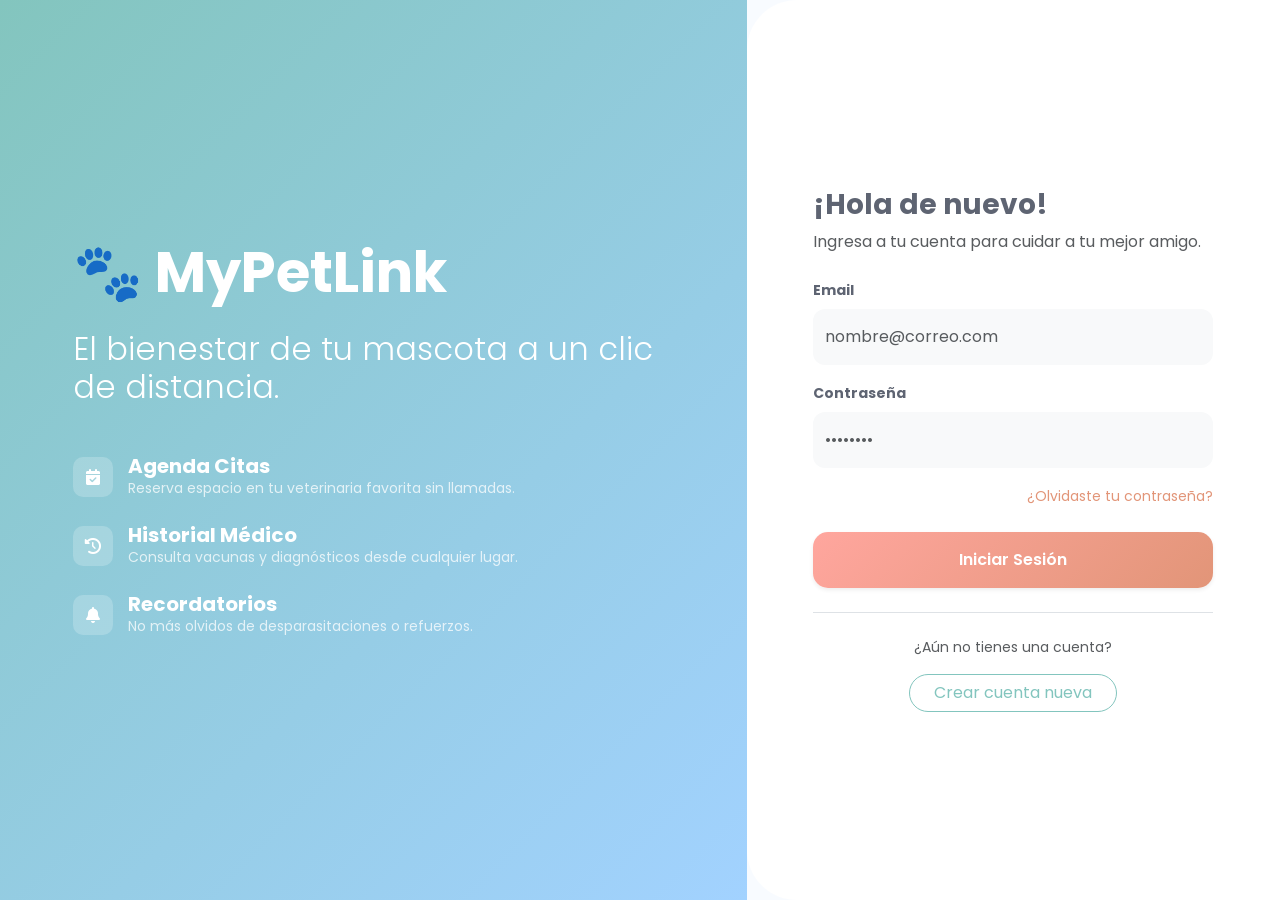
<file: index.html>
<!DOCTYPE html>
<html lang="es">
<head>
    <meta charset="UTF-8">
    <meta name="viewport" content="width=device-width, initial-scale=1.0">
    <title>Bienvenido a MyPetLink - Tu Portal Pet-Friendly</title>
    <link href="https://cdn.jsdelivr.net/npm/bootstrap@5.3.0/dist/css/bootstrap.min.css" rel="stylesheet">
    <link href="https://fonts.googleapis.com/css2?family=Poppins:wght@300;400;600&display=swap" rel="stylesheet">
    <link rel="stylesheet" href="https://cdnjs.cloudflare.com/ajax/libs/font-awesome/6.0.0/css/all.min.css">
    <link rel="stylesheet" href="css/styles.css">
    
</head>
<body>

    <div class="container-fluid p-0">
        <div class="row g-0">
            <div class="col-lg-7 client-hero-bg p-5">
                <div class="header-content mx-auto" style="max-width: 600px;">
                    <h1 class="display-4 fw-bold mb-4">🐾 MyPetLink</h1>
                    <h2 class="fw-light mb-4">El bienestar de tu mascota a un clic de distancia.</h2>
                    
                    <div class="mt-5">
                        <div class="d-flex align-items-center mb-4">
                            <div class="feature-icon"><i class="fas fa-calendar-check"></i></div>
                            <div>
                                <h5 class="mb-0 fw-bold">Agenda Citas</h5>
                                <p class="small mb-0 opacity-75">Reserva espacio en tu veterinaria favorita sin llamadas.</p>
                            </div>
                        </div>
                        <div class="d-flex align-items-center mb-4">
                            <div class="feature-icon"><i class="fas fa-history"></i></div>
                            <div>
                                <h5 class="mb-0 fw-bold">Historial Médico</h5>
                                <p class="small mb-0 opacity-75">Consulta vacunas y diagnósticos desde cualquier lugar.</p>
                            </div>
                        </div>
                        <div class="d-flex align-items-center mb-4">
                            <div class="feature-icon"><i class="fas fa-bell"></i></div>
                            <div>
                                <h5 class="mb-0 fw-bold">Recordatorios</h5>
                                <p class="small mb-0 opacity-75">No más olvidos de desparasitaciones o refuerzos.</p>
                            </div>
                        </div>
                    </div>
                </div>
            </div>

            <div class="col-lg-5 login-column">
                <div class="w-100 mx-auto" style="max-width: 400px;">
                    <div class="text-center mb-5 d-lg-none">
                         <h2 class="fw-bold" style="color: var(--pearl-agua);">🐾 MyPetLink</h2>
                    </div>

                    <h3 class="fw-bold mb-2">¡Hola de nuevo!</h3>
                    <p class="text-muted mb-4">Ingresa a tu cuenta para cuidar a tu mejor amigo.</p>

                    <form>
                        <div class="mb-3">
                            <label class="form-label small fw-bold">Email</label>
                            <input type="email" class="form-control bg-light border-0 py-3" placeholder="nombre@correo.com">
                        </div>
                        <div class="mb-3">
                            <label class="form-label small fw-bold">Contraseña</label>
                            <input type="password" class="form-control bg-light border-0 py-3" placeholder="••••••••">
                        </div>
                        <div class="text-end mb-4">
                            <a href="#" class="text-decoration-none small" style="color: var(--tangerine-dream);">¿Olvidaste tu contraseña?</a>
                        </div>
                        <button type="submit" class="btn btn-action w-100 py-3 shadow-sm mb-4">Iniciar Sesión</button>
                    </form>

                    <div class="text-center border-top pt-4">
                        <p class="text-muted small">¿Aún no tienes una cuenta?</p>
                        <button class="btn btn-outline-primary rounded-pill px-4" style="border-color: var(--pearl-agua); color: var(--pearl-agua);">
                            Crear cuenta nueva
                        </button>
                    </div>
                </div>
            </div>
        </div>
    </div>

</body>
</html>
</file>
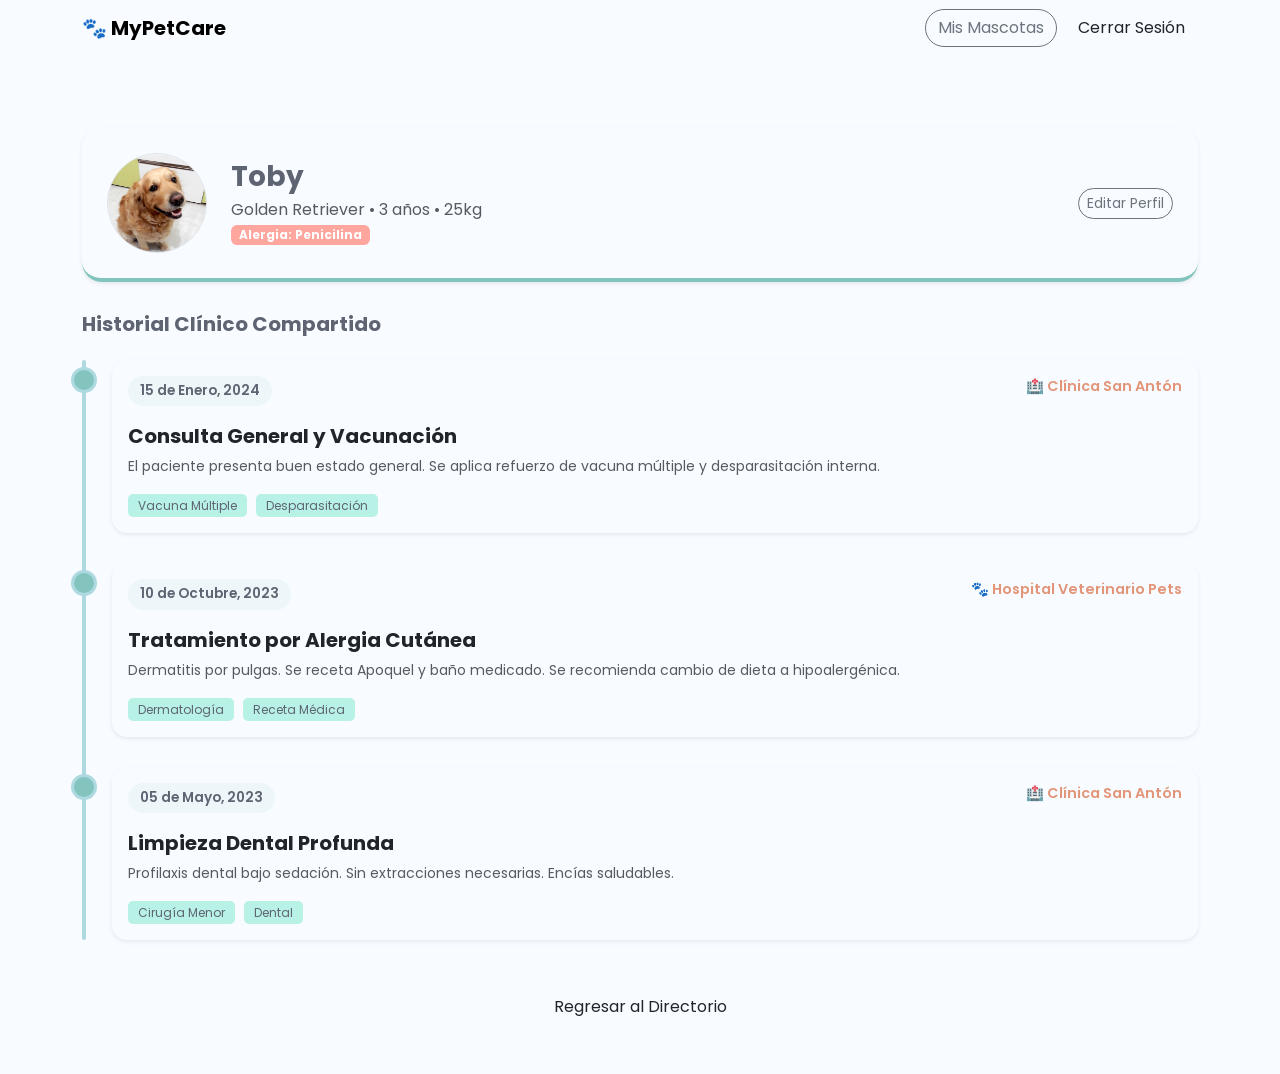
<file: historial_mascota.html>
<!DOCTYPE html>
<html lang="es">
<head>
    <meta charset="UTF-8">
    <meta name="viewport" content="width=device-width, initial-scale=1.0">
    <title>Historial Médico - PetCare</title>
    <link href="https://cdn.jsdelivr.net/npm/bootstrap@5.3.0/dist/css/bootstrap.min.css" rel="stylesheet">
    <link href="https://fonts.googleapis.com/css2?family=Poppins:wght@300;400;600&display=swap" rel="stylesheet">
    <link rel="stylesheet" href="css/styles.css">
    <style>
        .pet-header {
            background: var(--white);
            border-radius: 20px;
            padding: 25px;
            margin-bottom: 30px;
            border-bottom: 4px solid var(--pearl-agua);
        }
        
        .timeline {
            position: relative;
            padding-left: 30px;
        }

        /* Línea vertical del historial */
        .timeline::before {
            content: '';
            position: absolute;
            left: 0;
            top: 0;
            width: 4px;
            height: 100%;
            background: var(--light-blue);
            border-radius: 2px;
        }

        .timeline-item {
            position: relative;
            margin-bottom: 30px;
        }

        /* Círculo indicador en la línea */
        .timeline-item::after {
            content: '';
            position: absolute;
            left: -38px;
            top: 10px;
            width: 20px;
            height: 20px;
            background: var(--pearl-agua);
            border: 4px solid var(--white);
            border-radius: 50%;
            box-shadow: 0 0 0 3px var(--light-blue);
        }

        .history-card {
            border: none;
            border-radius: 15px;
            transition: 0.3s;
            background-color: var(--white);
        }

        .history-card:hover {
            box-shadow: 0 5px 15px rgba(0,0,0,0.08);
        }

        .date-badge {
            background-color: var(--alice-blue);
            color: var(--blue-slate);
            font-weight: 600;
            font-size: 0.85rem;
            padding: 5px 12px;
            border-radius: 20px;
            display: inline-block;
            margin-bottom: 10px;
        }

        .vet-name {
            color: var(--tangerine-dream);
            font-weight: 600;
            font-size: 0.9rem;
        }

        .treatment-tag {
            background-color: var(--icy-aqua, #B8F2E6); /* Usando tu paleta */
            color: var(--blue-slate);
            font-size: 0.75rem;
            padding: 3px 10px;
            border-radius: 5px;
            margin-right: 5px;
        }
    </style>
</head>
<body>
<nav class="navbar navbar-expand-lg sticky-top custom-navbar mb-4">
    <div class="container">
        <a class="navbar-brand fw-bold" href="index.html">🐾 MyPetCare</a>
        
        <button class="navbar-toggler" type="button" data-bs-toggle="collapse" data-bs-target="#navbarNav">
            <span class="navbar-toggler-icon"></span>
        </button>

        <div class="collapse navbar-collapse" id="navbarNav">
            <div class="d-flex ms-auto align-items-center mt-3 mt-lg-0">
                <a href="mis-mascotas.html" class="btn btn-outline-secondary me-2 rounded-pill btn-sm-custom">
                    Mis Mascotas
                </a>
                <button class="btn btn-custom-primary rounded-pill btn-sm-custom" type="button">
                    Cerrar Sesión
                </button>
            </div>
        </div>
    </div>
</nav>
    <div class="container py-5">
        <div class="pet-header d-flex align-items-center shadow-sm">
            <img src="assets/foto_mascota.jpg" alt="Foto Mascota" class="rounded-circle border me-4" style="width: 100px; height: 100px; object-fit: cover;">
            <div>
                <h1 class="h3 fw-bold mb-1" style="color: var(--blue-slate);">Toby</h1>
                <p class="mb-0 text-muted">Golden Retriever • 3 años • 25kg</p>
                <span class="badge" style="background-color: var(--powder-blush);">Alergia: Penicilina</span>
            </div>
            <div class="ms-auto">
                <button class="btn btn-outline-secondary rounded-pill btn-sm">Editar Perfil</button>
            </div>
        </div>

        <h2 class="h5 fw-bold mb-4" style="color: var(--blue-slate);">Historial Clínico Compartido</h2>

        <div class="timeline">
            
            <div class="timeline-item">
                <div class="card history-card shadow-sm">
                    <div class="card-body">
                        <div class="d-flex justify-content-between align-items-start">
                            <span class="date-badge">15 de Enero, 2024</span>
                            <span class="vet-name">🏥 Clínica San Antón</span>
                        </div>
                        <h5 class="fw-bold mt-2">Consulta General y Vacunación</h5>
                        <p class="text-muted small">El paciente presenta buen estado general. Se aplica refuerzo de vacuna múltiple y desparasitación interna.</p>
                        <div class="mt-2">
                            <span class="treatment-tag">Vacuna Múltiple</span>
                            <span class="treatment-tag">Desparasitación</span>
                        </div>
                    </div>
                </div>
            </div>

            <div class="timeline-item">
                <div class="card history-card shadow-sm">
                    <div class="card-body">
                        <div class="d-flex justify-content-between align-items-start">
                            <span class="date-badge">10 de Octubre, 2023</span>
                            <span class="vet-name">🐾 Hospital Veterinario Pets</span>
                        </div>
                        <h5 class="fw-bold mt-2">Tratamiento por Alergia Cutánea</h5>
                        <p class="text-muted small">Dermatitis por pulgas. Se receta Apoquel y baño medicado. Se recomienda cambio de dieta a hipoalergénica.</p>
                        <div class="mt-2">
                            <span class="treatment-tag">Dermatología</span>
                            <span class="treatment-tag">Receta Médica</span>
                        </div>
                    </div>
                </div>
            </div>

            <div class="timeline-item">
                <div class="card history-card shadow-sm">
                    <div class="card-body">
                        <div class="d-flex justify-content-between align-items-start">
                            <span class="date-badge">05 de Mayo, 2023</span>
                            <span class="vet-name">🏥 Clínica San Antón</span>
                        </div>
                        <h5 class="fw-bold mt-2">Limpieza Dental Profunda</h5>
                        <p class="text-muted small">Profilaxis dental bajo sedación. Sin extracciones necesarias. Encías saludables.</p>
                        <div class="mt-2">
                            <span class="treatment-tag">Cirugía Menor</span>
                            <span class="treatment-tag">Dental</span>
                        </div>
                    </div>
                </div>
            </div>

        </div>

        <div class="text-center mt-5">
            <button class="btn btn-custom-primary rounded-pill px-5">Regresar al Directorio</button>
        </div>
    </div>

</body>
</html>
</file>
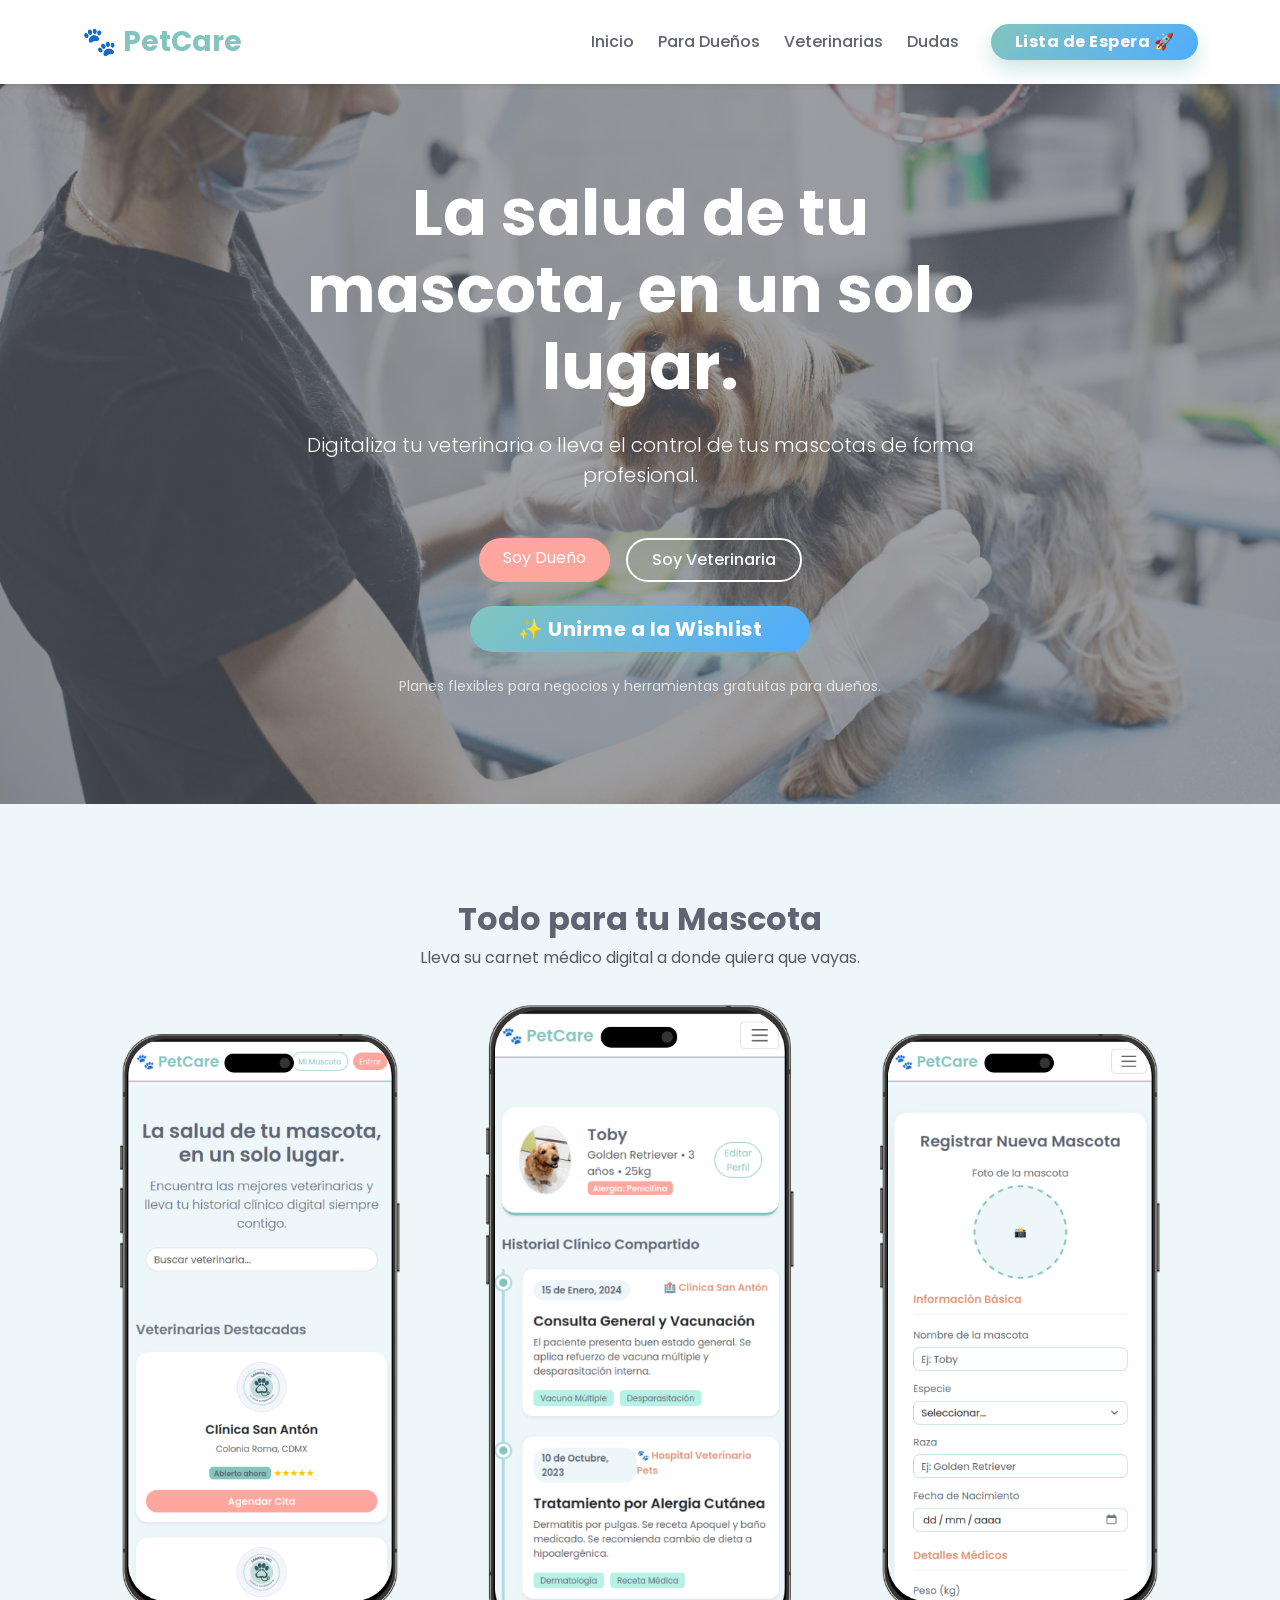
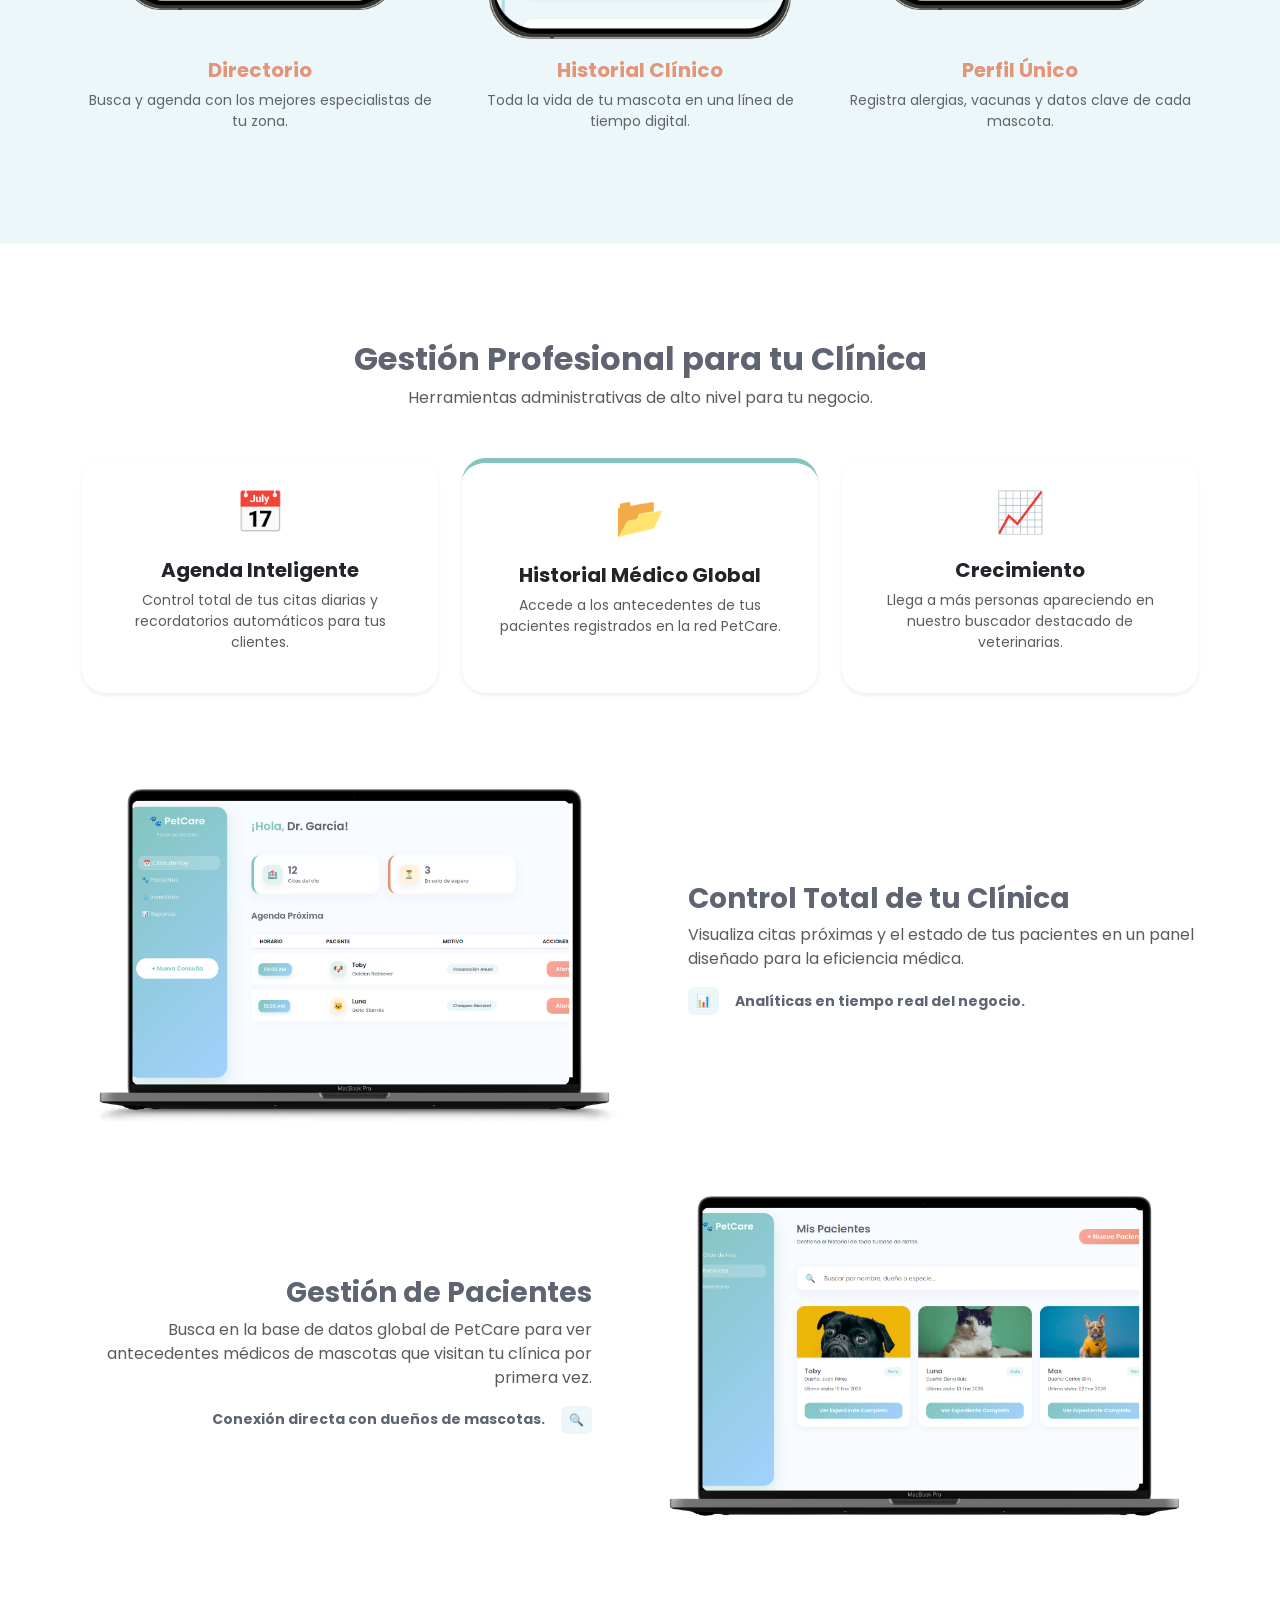
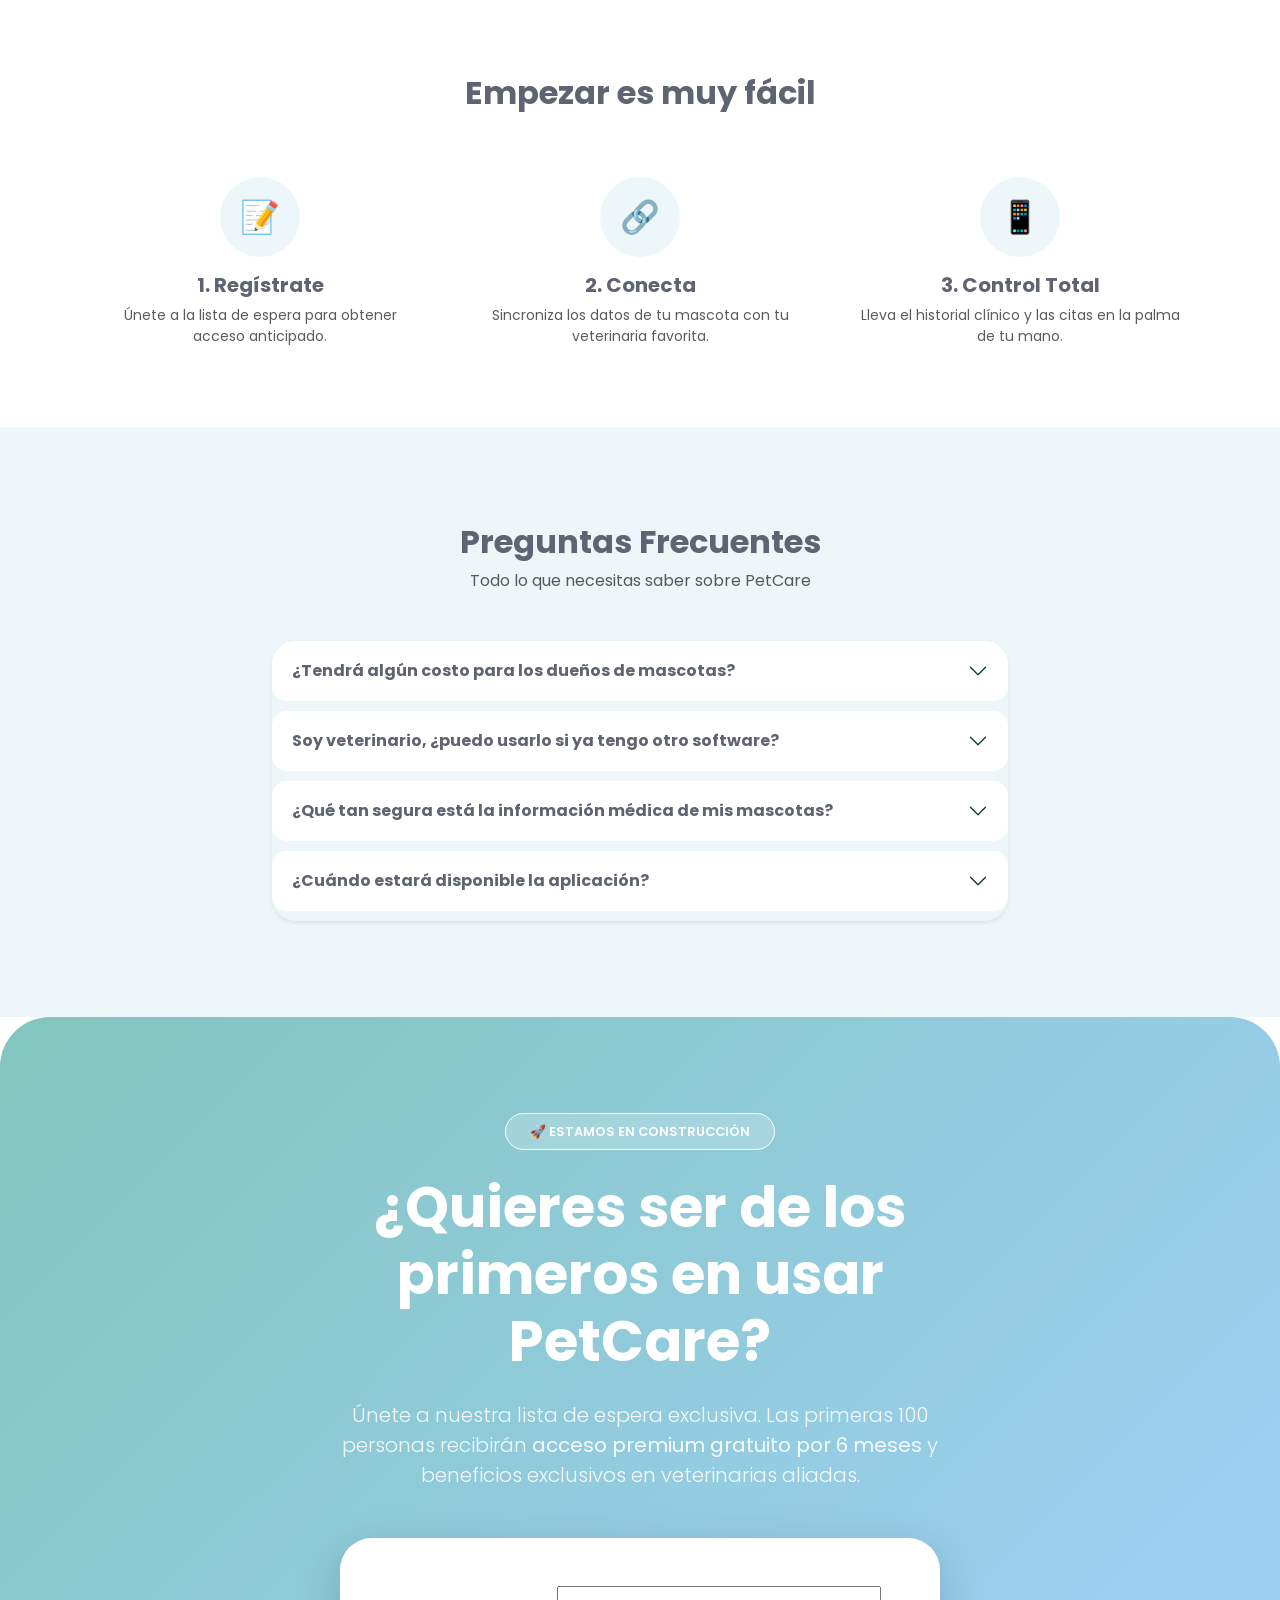
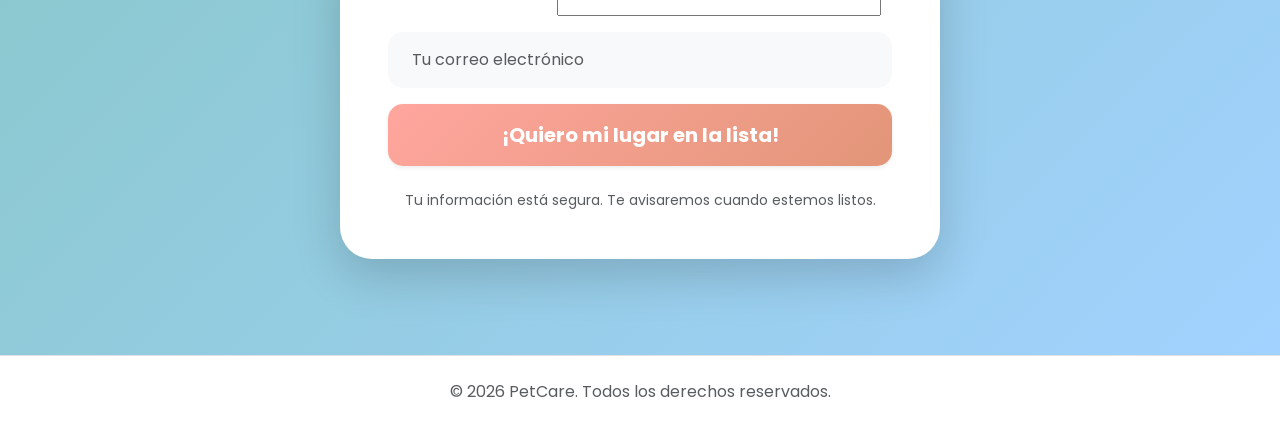
<file: landing.html>
<!DOCTYPE html>
<html lang="es">
<head>
    <meta charset="UTF-8">
    <meta name="viewport" content="width=device-width, initial-scale=1.0">
    <title>PetCare - La salud de tu mascota en un solo lugar</title>
    <link href="https://cdn.jsdelivr.net/npm/bootstrap@5.3.0/dist/css/bootstrap.min.css" rel="stylesheet">
    <link href="https://fonts.googleapis.com/css2?family=Poppins:wght@300;400;600&display=swap" rel="stylesheet">
    <link rel="stylesheet" href="css/style_landing.css">
</head>
<body>

 <nav class="navbar navbar-expand-lg sticky-top bg-white shadow-sm py-3">
    <div class="container">
        <a class="navbar-brand fw-bold fs-3" href="#" style="color: var(--pearl-agua);">🐾 PetCare</a>
        
        <button class="navbar-toggler border-0" type="button" data-bs-toggle="collapse" data-bs-target="#navbarNav">
            <span class="navbar-toggler-icon"></span>
        </button>

        <div class="collapse navbar-collapse" id="navbarNav">
            <ul class="navbar-nav ms-auto align-items-center gap-2">
                <li class="nav-item">
                    <a class="nav-link fw-medium" href="#inicio">Inicio</a>
                </li>
                <li class="nav-item">
                    <a class="nav-link fw-medium" href="#duenos">Para Dueños</a>
                </li>
                <li class="nav-item">
                    <a class="nav-link fw-medium" href="#servicios">Veterinarias</a>
                </li>
                <li class="nav-item">
                    <a class="nav-link fw-medium" href="#faq">Dudas</a>
                </li>
                
                <li class="nav-item ms-lg-3">
                    <a class="btn btn-wishlist rounded-pill px-4 shadow-sm" href="#wishlist">
                        Lista de Espera 🚀
                    </a>
                </li>
            </ul>
        </div>
    </div>
</nav>

    <header id="inicio" class="hero-header text-white text-center d-flex align-items-center">
        <div class="container">
            <div class="row justify-content-center">
                <div class="col-lg-8">
                    <h1 class="display-3 fw-bold mb-4">La salud de tu mascota, en un solo lugar.</h1>
                    <p class="lead mb-5">Digitaliza tu veterinaria o lleva el control de tus mascotas de forma profesional.</p>
                    
         <div class="d-flex flex-column align-items-center gap-3">
    <div class="d-flex justify-content-center gap-3 flex-wrap">
        <a href="#duenos" class="btn btn-custom-primary rounded-pill px-4 py-2">Soy Dueño</a>
        <a href="#servicios" class="btn btn-outline-light rounded-pill px-4 py-2">Soy Veterinaria</a>
    </div>

    <div class="mt-2">
        <a href="#wishlist" class="btn btn-wishlist btn-lg rounded-pill px-5 shadow btn-pulse">
            ✨ Unirme a la Wishlist
        </a>
    </div>
</div>
                    
                    <p class="mt-4 small opacity-75">Planes flexibles para negocios y herramientas gratuitas para dueños.</p>
                </div>
            </div>
        </div>
    </header>

 <section id="duenos" class="py-5 bg-alice-blue">
    <div class="container py-5">
        <div class="row mb-5 text-center">
            <div class="col-12">
                <h2 class="fw-bold">Todo para tu Mascota</h2>
                <p class="text-muted">Lleva su carnet médico digital a donde quiera que vayas.</p>
            </div>
        </div>

        <div class="row g-4 align-items-center justify-content-center">
            <div class="col-md-4 text-center">
                <img src="assets/mockup1.png" alt="Directorio" class="img-fluid mockup-img">
                <div class="mt-5">
                    <h5 class="fw-bold text-tangerine">Directorio</h5>
                    <p class="small">Busca y agenda con los mejores especialistas de tu zona.</p>
                </div>
            </div>

            <div class="col-md-4 text-center">
                <img src="assets/mockup2.png" alt="Historial" class="img-fluid mockup-img  main-mockup">
                <div class="mt-5">
                    <h5 class="fw-bold text-tangerine">Historial Clínico</h5>
                    <p class="small">Toda la vida de tu mascota en una línea de tiempo digital.</p>
                </div>
            </div>

            <div class="col-md-4 text-center">
                <img src="assets/mockup3.png" alt="Registro" class="img-fluid mockup-img ">
                <div class="mt-5">
                    <h5 class="fw-bold text-tangerine">Perfil Único</h5>
                    <p class="small">Registra alergias, vacunas y datos clave de cada mascota.</p>
                </div>
            </div>
        </div>
    </div>
</section>

    <section id="servicios" class="py-5 bg-white">
        <div class="container py-5">
            <div class="text-center mb-5">
                <h2 class="fw-bold">Gestión Profesional para tu Clínica</h2>
                <p class="text-muted">Herramientas administrativas de alto nivel para tu negocio.</p>
            </div>
            
            <div class="row g-4 text-center">
                <div class="col-md-4">
                    <div class="p-4 border-0 shadow-sm card h-100 rounded-4">
                        <div class="fs-1 mb-3">📅</div>
                        <h5 class="fw-bold">Agenda Inteligente</h5>
                        <p class="text-muted small">Control total de tus citas diarias y recordatorios automáticos para tus clientes.</p>
                    </div>
                </div>
                <div class="col-md-4">
                    <div class="p-4 border-0 shadow-sm card h-100 rounded-4" style="border-top: 5px solid var(--pearl-agua) !important;">
                        <div class="fs-1 mb-3">📂</div>
                        <h5 class="fw-bold">Historial Médico Global</h5>
                        <p class="text-muted small">Accede a los antecedentes de tus pacientes registrados en la red PetCare.</p>
                    </div>
                </div>
                <div class="col-md-4">
                    <div class="p-4 border-0 shadow-sm card h-100 rounded-4">
                        <div class="fs-1 mb-3">📈</div>
                        <h5 class="fw-bold">Crecimiento</h5>
                        <p class="text-muted small">Llega a más personas apareciendo en nuestro buscador destacado de veterinarias.</p>
                    </div>
                </div>
            </div>
            <div class="row mt-5 pt-5 align-items-center">
                <div class="col-lg-6 mb-4 mb-lg-0">
                    <img src="assets/dashboard_citas.png" alt="Panel Principal" class="img-fluid rounded-4 border-0">
                </div>
                <div class="col-lg-6 ps-lg-5">
                    <h3 class="fw-bold text-blue-slate">Control Total de tu Clínica</h3>
                    <p class="text-muted">Visualiza citas próximas y el estado de tus pacientes en un panel diseñado para la eficiencia médica.</p>
                    <div class="d-flex align-items-center mb-3">
                        <div class="badge bg-alice-blue p-2 me-3">📊</div>
                        <p class="mb-0 small fw-bold">Analíticas en tiempo real del negocio.</p>
                    </div>
                </div>
            </div>

            <div class="row mt-5 pt-4 align-items-center flex-column-reverse flex-lg-row">
                <div class="col-lg-6 pe-lg-5 text-lg-end">
                    <h3 class="fw-bold text-blue-slate">Gestión de Pacientes</h3>
                    <p class="text-muted">Busca en la base de datos global de PetCare para ver antecedentes médicos de mascotas que visitan tu clínica por primera vez.</p>
                    <div class="d-flex align-items-center justify-content-lg-end mb-3">
                        <p class="mb-0 small fw-bold me-3">Conexión directa con dueños de mascotas.</p>
                        <div class="badge bg-alice-blue p-2">🔍</div>
                    </div>
                </div>
                <div class="col-lg-6 mb-4 mb-lg-0">
                    <img src="assets/mockup_pacientes.png" alt="Gestión de Pacientes" class="img-fluid rounded-4  border-0">
                </div>
            </div>
            <!-- 
            <div class="text-center mt-5">
                <a href="#" class="btn btn-custom-primary rounded-pill px-5 py-3">Obtener Plan Veterinaria - $500/mes</a>
            </div> -->
        </div>
    </section>
    <section class="py-5 bg-white">
    <div class="container text-center">
        <h2 class="fw-bold mb-5 text-blue-slate">Empezar es muy fácil</h2>
        <div class="row g-4">
            <div class="col-md-4">
                <div class="p-3">
                    <div class="rounded-circle bg-alice-blue d-flex align-items-center justify-content-center mx-auto mb-3" style="width: 80px; height: 80px;">
                        <span class="fs-2">📝</span>
                    </div>
                    <h5 class="fw-bold">1. Regístrate</h5>
                    <p class="text-muted small">Únete a la lista de espera para obtener acceso anticipado.</p>
                </div>
            </div>
            <div class="col-md-4">
                <div class="p-3">
                    <div class="rounded-circle bg-alice-blue d-flex align-items-center justify-content-center mx-auto mb-3" style="width: 80px; height: 80px;">
                        <span class="fs-2">🔗</span>
                    </div>
                    <h5 class="fw-bold">2. Conecta</h5>
                    <p class="text-muted small">Sincroniza los datos de tu mascota con tu veterinaria favorita.</p>
                </div>
            </div>
            <div class="col-md-4">
                <div class="p-3">
                    <div class="rounded-circle bg-alice-blue d-flex align-items-center justify-content-center mx-auto mb-3" style="width: 80px; height: 80px;">
                        <span class="fs-2">📱</span>
                    </div>
                    <h5 class="fw-bold">3. Control Total</h5>
                    <p class="text-muted small">Lleva el historial clínico y las citas en la palma de tu mano.</p>
                </div>
            </div>
        </div>
    </div>
</section>
<section id="faq" class="py-5 bg-alice-blue">
    <div class="container py-5">
        <div class="text-center mb-5">
            <h2 class="fw-bold">Preguntas Frecuentes</h2>
            <p class="text-muted">Todo lo que necesitas saber sobre PetCare</p>
        </div>
        
        <div class="row justify-content-center">
            <div class="col-lg-8">
                <div class="accordion accordion-flush shadow-sm rounded-4 overflow-hidden" id="accordionFAQ">
                    
                    <div class="accordion-item">
                        <h2 class="accordion-header">
                            <button class="accordion-button collapsed fw-bold" type="button" data-bs-toggle="collapse" data-bs-target="#faq1">
                                ¿Tendrá algún costo para los dueños de mascotas?
                            </button>
                        </h2>
                        <div id="faq1" class="accordion-collapse collapse" data-bs-parent="#accordionFAQ">
                            <div class="accordion-body text-muted">
                                No, las funciones básicas de registro de mascotas, recordatorios de vacunas y búsqueda de veterinarias serán <strong>gratuitas para siempre</strong> para los dueños de mascotas.
                            </div>
                        </div>
                    </div>

                    <div class="accordion-item">
                        <h2 class="accordion-header">
                            <button class="accordion-button collapsed fw-bold" type="button" data-bs-toggle="collapse" data-bs-target="#faq2">
                                Soy veterinario, ¿puedo usarlo si ya tengo otro software?
                            </button>
                        </h2>
                        <div id="faq2" class="accordion-collapse collapse" data-bs-parent="#accordionFAQ">
                            <div class="accordion-body text-muted">
                                ¡Claro! PetCare está diseñado para convivir con tus sistemas actuales. Puedes usarlo exclusivamente para mejorar la comunicación con tus clientes y digitalizar el historial que compartes con ellos.
                            </div>
                        </div>
                    </div>

                    <div class="accordion-item">
                        <h2 class="accordion-header">
                            <button class="accordion-button collapsed fw-bold" type="button" data-bs-toggle="collapse" data-bs-target="#faq3">
                                ¿Qué tan segura está la información médica de mis mascotas?
                            </button>
                        </h2>
                        <div id="faq3" class="accordion-collapse collapse" data-bs-parent="#accordionFAQ">
                            <div class="accordion-body text-muted">
                                La seguridad es nuestra prioridad. Usamos cifrado de extremo a extremo y servidores de alta seguridad para asegurar que solo tú y los veterinarios autorizados tengan acceso a los expedientes.
                            </div>
                        </div>
                    </div>

                    <div class="accordion-item">
                        <h2 class="accordion-header">
                            <button class="accordion-button collapsed fw-bold" type="button" data-bs-toggle="collapse" data-bs-target="#faq4">
                                ¿Cuándo estará disponible la aplicación?
                            </button>
                        </h2>
                        <div id="faq4" class="accordion-collapse collapse" data-bs-parent="#accordionFAQ">
                            <div class="accordion-body text-muted">
                                Actualmente estamos en fase de desarrollo. Al unirte a la <strong>lista de espera</strong>, recibirás una notificación exclusiva para ser de los primeros en probar la versión Beta y obtener beneficios premium.
                            </div>
                        </div>
                    </div>

                </div>
            </div>
        </div>
    </div>
</section>
<section id="wishlist" class="py-5" style="background: linear-gradient(135deg, #83c5be 0%, #a2d2ff 100%); color: white; border-radius: 50px 50px 0 0;">
    <div class="container py-5">
        <div class="row justify-content-center text-center">
            <div class="col-lg-8">
                <span class="d-inline-block px-4 py-2 rounded-pill mb-4" style="background: rgba(255,255,255,0.2); border: 1px solid white; font-weight: 600; font-size: 0.8rem;">
                    🚀 ESTAMOS EN CONSTRUCCIÓN
                </span>
                
                <h2 class="display-4 fw-bold mb-4">¿Quieres ser de los primeros en usar PetCare?</h2>
                <p class="lead mb-5 px-lg-5" style="opacity: 0.9;">
                    Únete a nuestra lista de espera exclusiva. Las primeras 100 personas recibirán <strong>acceso premium gratuito por 6 meses</strong> y beneficios exclusivos en veterinarias aliadas.
                </p>
                
                <div class="bg-white p-4 p-md-5 rounded-5 shadow-lg mx-auto" style="max-width: 600px;">
                    <form action="#" method="POST">
                        <div class="row g-3">

                            <div class="field">
    <label>Correo electrónico:</label>
    <input type="email" name="email" required />
  </div>
                            <div class="col-12">
                                <input type="email" class="form-control form-control-lg border-0 bg-light px-4 py-3" 
                                       placeholder="Tu correo electrónico" 
                                       style="border-radius: 15px; font-size: 1rem; color: #5E6472;">
                            </div>
                            <div class="col-12 mt-3">
                                <button type="submit" class="btn btn-lg w-100 py-3 shadow-sm" 
                                        style="background: linear-gradient(135deg, #FFA69E 0%, #e29578 100%); color: white; border-radius: 15px; font-weight: 700; border: none;">
                                    ¡Quiero mi lugar en la lista!
                                </button>
                            </div>
                        </div>
                    </form>
                    <p class="small text-muted mt-4 mb-0">
                        <i class="bi bi-shield-check"></i> Tu información está segura. Te avisaremos cuando estemos listos.
                    </p>
                </div>
            </div>
        </div>
    </div>
</section>
        

    <footer class="py-4 bg-white border-top">
        <div class="container text-center">
            <p class="text-muted mb-0">© 2026 PetCare. Todos los derechos reservados.</p>
        </div>
    </footer>

    <script src="https://cdn.jsdelivr.net/npm/bootstrap@5.3.0/dist/js/bootstrap.bundle.min.js"></script>
</body>
</html>
</file>
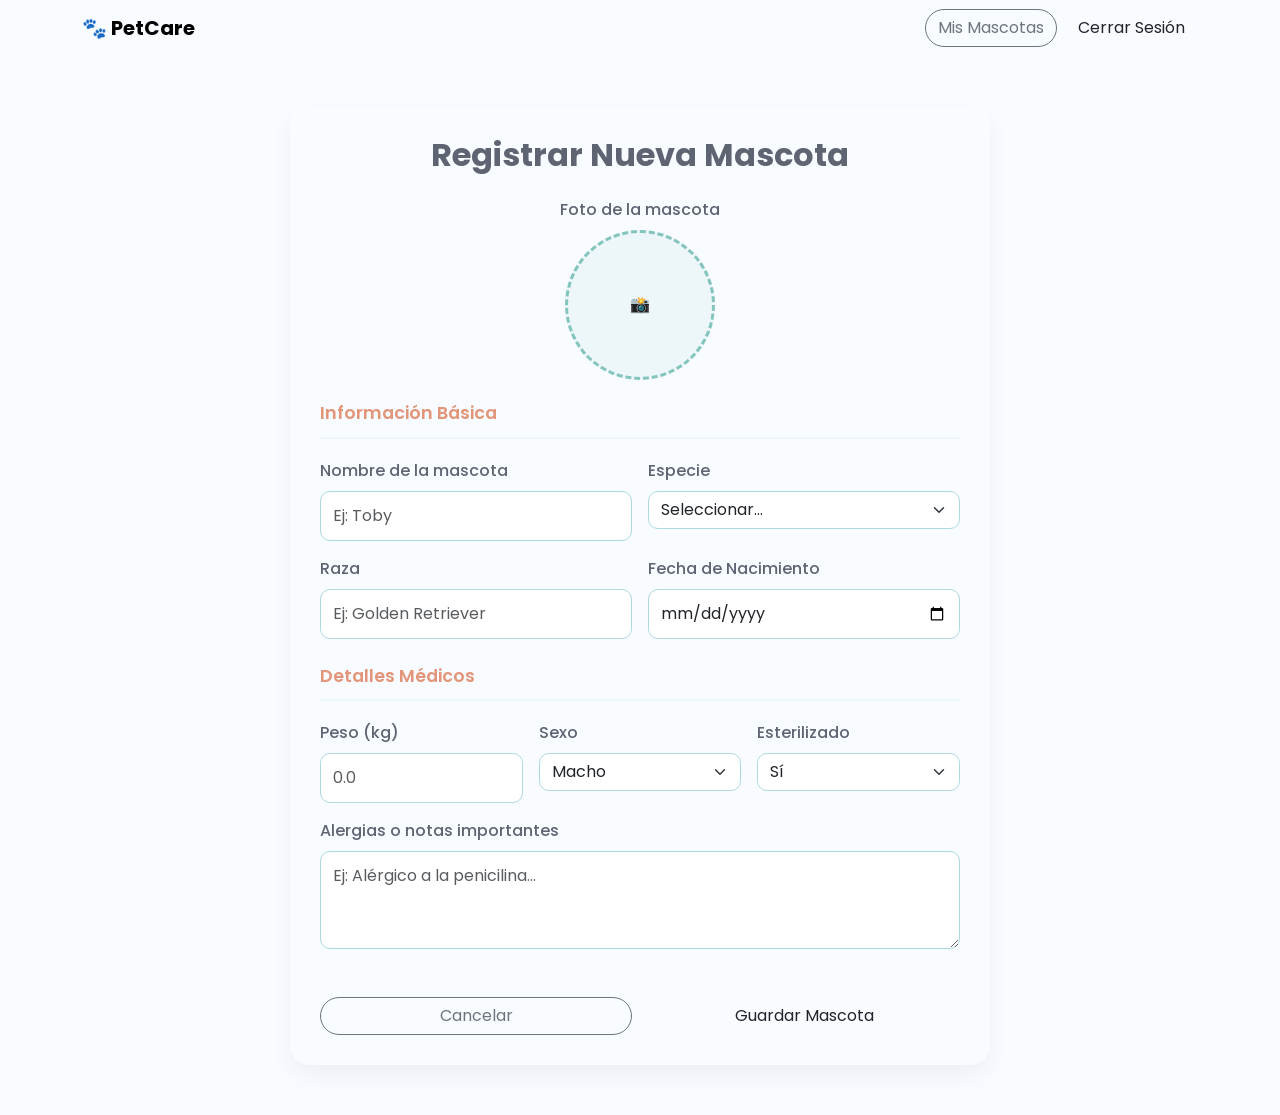
<file: registro_mascota.html>
<!DOCTYPE html>
<html lang="es">
<head>
    <meta charset="UTF-8">
    <meta name="viewport" content="width=device-width, initial-scale=1.0">
    <title>Registrar Mascota - PetCare</title>
    <link href="https://cdn.jsdelivr.net/npm/bootstrap@5.3.0/dist/css/bootstrap.min.css" rel="stylesheet">
    <link href="https://fonts.googleapis.com/css2?family=Poppins:wght@300;400;600&display=swap" rel="stylesheet">
    <link rel="stylesheet" href="css/styles.css">
    <style>
        /* Estilos específicos para el formulario */
        .form-container {
            max-width: 700px;
            margin: 50px auto;
            background: var(--white);
            padding: 30px;
            border-radius: 20px;
            box-shadow: 0 10px 25px rgba(0,0,0,0.05);
        }
        
        .photo-upload {
            width: 150px;
            height: 150px;
            border: 3px dashed var(--pearl-agua);
            border-radius: 50%;
            display: flex;
            align-items: center;
            justify-content: center;
            margin: 0 auto 20px;
            cursor: pointer;
            overflow: hidden;
            position: relative;
            background-color: var(--alice-blue);
            transition: 0.3s;
        }

        .photo-upload:hover {
            background-color: var(--light-blue);
            border-color: var(--blue-slate);
        }

        .photo-upload img {
            width: 100%;
            height: 100%;
            object-fit: cover;
            display: none; /* Se muestra al cargar imagen */
        }

        .photo-upload i {
            color: var(--pearl-agua);
            font-size: 2rem;
        }

        .section-title {
            color: var(--tangerine-dream);
            font-size: 1.1rem;
            font-weight: 600;
            border-bottom: 2px solid var(--alice-blue);
            padding-bottom: 10px;
            margin-bottom: 20px;
        }

        .form-label {
            color: var(--blue-slate);
            font-weight: 500;
        }

        .form-control, .form-select {
            border-color: var(--light-blue);
            border-radius: 10px;
        }

        .form-control:focus {
            border-color: var(--pearl-agua);
            box-shadow: 0 0 0 0.25rem rgba(131, 197, 190, 0.25);
        }
    </style>
</head>
<body>
<nav class="navbar navbar-expand-lg sticky-top custom-navbar mb-4">
    <div class="container">
        <a class="navbar-brand fw-bold" href="index.html">🐾 PetCare</a>
        
        <button class="navbar-toggler" type="button" data-bs-toggle="collapse" data-bs-target="#navbarNav">
            <span class="navbar-toggler-icon"></span>
        </button>

        <div class="collapse navbar-collapse" id="navbarNav">
            <div class="d-flex ms-auto align-items-center mt-3 mt-lg-0">
                <a href="mis-mascotas.html" class="btn btn-outline-secondary me-2 rounded-pill btn-sm-custom">
                    Mis Mascotas
                </a>
                <button class="btn btn-custom-primary rounded-pill btn-sm-custom" type="button">
                    Cerrar Sesión
                </button>
            </div>
        </div>
    </div>
</nav>
    <div class="container">
        <div class="form-container">
            <h2 class="text-center fw-bold mb-4" style="color: var(--blue-slate);">Registrar Nueva Mascota</h2>
            
            <form action="#" method="POST" enctype="multipart/form-data">
                
                <div class="text-center">
                    <label for="pet-photo" class="form-label d-block">Foto de la mascota</label>
                    <div class="photo-upload" onclick="document.getElementById('pet-photo').click()">
                        <span id="upload-icon">📸</span>
                        <img id="preview" src="assets/foto_mascota.jpg" alt="Vista previa">
                    </div>
                    <input type="file" id="pet-photo" name="photo" accept="image/*" hidden onchange="previewImage(event)">
                </div>

                <div class="section-title">Información Básica</div>
                
                <div class="row g-3">
                    <div class="col-md-6">
                        <label class="form-label">Nombre de la mascota</label>
                        <input type="text" class="form-control" placeholder="Ej: Toby" required>
                    </div>
                    <div class="col-md-6">
                        <label class="form-label">Especie</label>
                        <select class="form-select" required>
                            <option value="">Seleccionar...</option>
                            <option value="perro">Perro</option>
                            <option value="gato">Gato</option>
                            <option value="ave">Ave</option>
                            <option value="otro">Otro</option>
                        </select>
                    </div>
                    <div class="col-md-6">
                        <label class="form-label">Raza</label>
                        <input type="text" class="form-control" placeholder="Ej: Golden Retriever">
                    </div>
                    <div class="col-md-6">
                        <label class="form-label">Fecha de Nacimiento</label>
                        <input type="date" class="form-control" required>
                    </div>
                </div>

                <div class="section-title mt-4">Detalles Médicos</div>
                
                <div class="row g-3">
                    <div class="col-md-4">
                        <label class="form-label">Peso (kg)</label>
                        <input type="number" step="0.1" class="form-control" placeholder="0.0">
                    </div>
                    <div class="col-md-4">
                        <label class="form-label">Sexo</label>
                        <select class="form-select">
                            <option value="m">Macho</option>
                            <option value="h">Hembra</option>
                        </select>
                    </div>
                    <div class="col-md-4">
                        <label class="form-label">Esterilizado</label>
                        <select class="form-select">
                            <option value="si">Sí</option>
                            <option value="no">No</option>
                        </select>
                    </div>
                    <div class="col-12">
                        <label class="form-label">Alergias o notas importantes</label>
                        <textarea class="form-control" rows="3" placeholder="Ej: Alérgico a la penicilina..."></textarea>
                    </div>
                </div>

                <div class="mt-5 d-flex gap-3">
                    <button type="button" class="btn btn-outline-secondary w-100 rounded-pill">Cancelar</button>
                    <button type="submit" class="btn btn-custom-primary w-100 rounded-pill">Guardar Mascota</button>
                </div>
            </form>
        </div>
    </div>

    <script>
        function previewImage(event) {
            const reader = new FileReader();
            reader.onload = function() {
                const output = document.getElementById('preview');
                const icon = document.getElementById('upload-icon');
                output.src = reader.result;
                output.style.display = 'block';
                icon.style.display = 'none';
            };
            reader.readAsDataURL(event.target.files[0]);
        }
    </script>
</body>
</html>
</file>
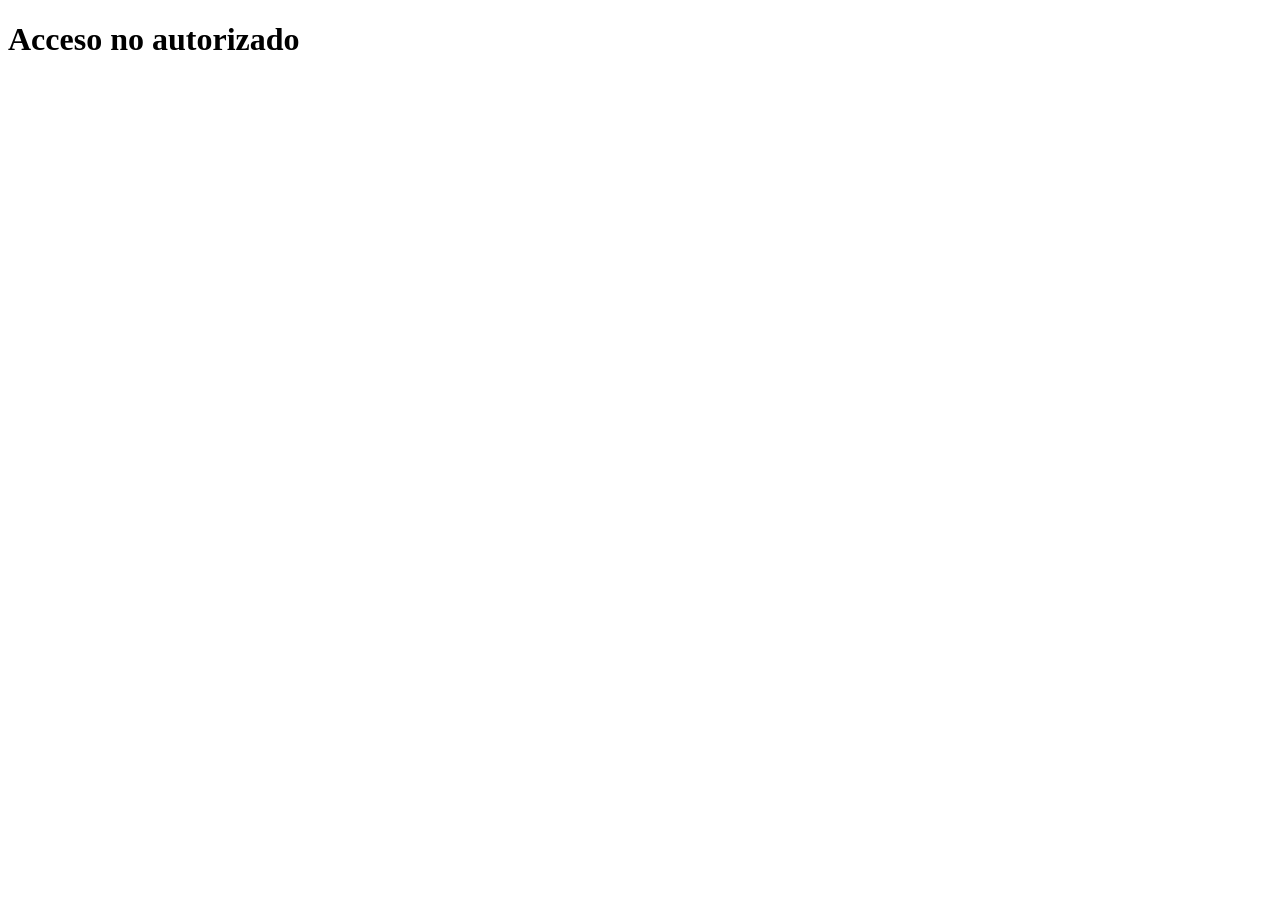
<file: unauthorized.html>
<!DOCTYPE html>
<html lang="en">
<head>
    <meta charset="UTF-8">
    <meta name="viewport" content="width=device-width, initial-scale=1.0">
    <title>Document</title>
</head>
<body>
    <h1>Acceso no autorizado</h1>
</body>
</html>
</file>
<file: css/styles.css>
:root {
            --powder-blush: #FFA69E;
            --alice-blue: #edf6f9;
            --pearl-agua: #83c5be;
            --light-blue: #AED9E0;
            --blue-slate: #5E6472;
            --tangerine-dream: #e29578;
            /* Nuevos Gradientes para dar vida */
            --grad-primary: linear-gradient(135deg, #83c5be 0%, #a2d2ff 100%);
            --grad-accent: linear-gradient(135deg, #FFA69E 0%, #e29578 100%);
        }

        body {
            font-family: 'Poppins', sans-serif;
            background-color: #f8fbff;
            color: var(--blue-slate);
        }

        /* SIDEBAR CON MUCHO COLOR */
        .sidebar {
            width: 280px;
            height: calc(100vh - 40px);
            margin: 20px;
            border-radius: 30px;
            background: var(--grad-primary); /* Degradado principal */
            color: white;
            position: sticky;
            top: 20px;
            box-shadow: 0 20px 40px rgba(131, 197, 190, 0.3);
        }

        .sidebar hr { border-top: 1px solid rgba(255,255,255,0.2); }

        .nav-link {
            color: rgba(255,255,255,0.8);
            border-radius: 15px;
            margin-bottom: 8px;
            transition: all 0.3s;
        }

        .nav-link:hover, .nav-link.active {
            background: rgba(255,255,255,0.2);
            color: white;
            transform: translateX(5px);
        }

        /* TARJETAS CON ACENTOS */
        .stat-card {
            border: none;
            border-radius: 25px;
            padding: 25px;
            background: white;
            box-shadow: 0 10px 25px rgba(0,0,0,0.03);
            border-left: 8px solid var(--pearl-agua); /* Franja de color */
            transition: 0.3s;
        }

        .stat-card.orange { border-left-color: var(--tangerine-dream); }

        /* ICONOS VIBRANTES */
        .icon-box {
            width: 55px;
            height: 55px;
            border-radius: 18px;
            display: flex;
            align-items: center;
            justify-content: center;
            font-size: 1.4rem;
            box-shadow: 0 8px 15px rgba(0,0,0,0.05);
        }

        .bg-icon-teal { background: #e0f2f1; color: #00897b; }
        .bg-icon-orange { background: #fff3e0; color: #fb8c00; }

        /* TABLA MÁS COLORIDA */
        .table-custom {
            border-collapse: separate;
            border-spacing: 0 15px;
        }

        .table-custom tr {
            background: white;
            box-shadow: 0 5px 15px rgba(0,0,0,0.02);
            transition: 0.3s;
        }

        .table-custom tr:hover {
            transform: scale(1.01);
            box-shadow: 0 10px 25px rgba(131, 197, 190, 0.15);
        }

        .table-custom td {
            padding: 20px;
            border: none;
        }

        .table-custom td:first-child { border-radius: 20px 0 0 20px; }
        .table-custom td:last-child { border-radius: 0 20px 20px 0; }

        .time-badge {
            background: var(--grad-primary);
            color: white;
            padding: 8px 15px;
            border-radius: 12px;
            font-weight: 600;
            font-size: 0.85rem;
            box-shadow: 0 4px 10px rgba(131, 197, 190, 0.3);
        }

        /* BOTONES VIBRANTES */
        .btn-action {
            background: var(--grad-accent);
            color: white;
            border: none;
            padding: 10px 25px;
            border-radius: 15px;
            font-weight: 600;
            transition: 0.3s;
        }

        .btn-action:hover {
            box-shadow: 0 10px 20px rgba(226, 149, 120, 0.4);
            color: white;
            transform: translateY(-2px);
        }

        .btn-sidebar {
            background: white;
            color: var(--pearl-agua);
            font-weight: 700;
        }


        /* Ajuste para que el main no se desborde */
main {
    overflow-x: hidden;
    min-height: 100vh;
    background-color: #f8f9fa; /* Un gris muy ligero para que resalten las cards */
}

/* En móvil, bajamos el tamaño de la letra del saludo */
@media (max-width: 768px) {
    h2.fw-bold {
        font-size: 1.4rem;
    }
    .p-5 {
        padding: 1.5rem !important;
    }
}

.login-card {
            border: none;
            border-radius: 25px;
            box-shadow: 0 10px 30px rgba(0,0,0,0.05);
            max-width: 400px;
            width: 100%;
        }
        .btn-login {
            background-color: var(--pearl-agua, #00d1b2); /* Usando tu variable de color */
            border: none;
            color: white;
            transition: all 0.3s ease;
        }
        .btn-login:hover {
            opacity: 0.9;
            transform: translateY(-2px);
            color: white;
        }
        .form-control {
            border-radius: 12px;
            padding: 12px;
            border: 1px solid #eee;
        }
        .form-control:focus {
            box-shadow: 0 0 10px rgba(0,209,178,0.1);
            border-color: var(--pearl-agua, #00d1b2);
        }
        .full-height-container {
    min-height: 100vh;
    display: flex;
    align-items: center; /* Centrado vertical */
    justify-content: center; /* Centrado horizontal */
    padding: 20px;
}

     /* Estilos específicos para la Landing del Cliente */
        .client-hero-bg {
            min-height: 100vh;
            background: var(--grad-primary);
            display: flex;
            align-items: center;
            color: white;
        }
        .login-column {
            background: white;
            min-height: 100vh;
            display: flex;
            align-items: center;
            padding: 3rem;
            border-radius: 50px 0 0 50px; /* Curva elegante para separar del hero */
        }
        @media (max-width: 991px) {
            .login-column {
                border-radius: 0;
                min-height: auto;
                padding: 2rem;
            }
            .client-hero-bg { min-height: 60vh; padding-top: 3rem; }
        }
        .feature-icon {
            background: rgba(255,255,255,0.2);
            width: 40px;
            height: 40px;
            border-radius: 10px;
            display: inline-flex;
            align-items: center;
            justify-content: center;
            margin-right: 15px;
        }
</file>
<file: css/style_landing.css>
:root {
    --powder-blush: #FFA69E;
    --alice-blue: #edf6f9;
    --pearl-agua: #83c5be;
    --light-blue: #AED9E0;
    --blue-slate: #5E6472;
    --white: #ffffff;
    --tangerine-dream: #e29578;
}

html {
    scroll-behavior: smooth;
    scroll-padding-top: 80px; /* Esto evita que el Navbar tape el título al bajar */
}

body {
    font-family: 'Poppins', sans-serif;
    color: var(--blue-slate);
}

/* Navbar */
.navbar-brand { color: var(--pearl-agua) !important; }
.nav-link { color: var(--blue-slate); font-weight: 500; }

/* Botones */
.btn-custom-primary {
    background-color: var(--powder-blush);
    color: white;
    border: none;
    transition: 0.3s;
}
.btn-custom-primary:hover {
    background-color: var(--tangerine-dream);
    color: white;
    transform: translateY(-2px);
}
.btn-outline-secondary {
    color: var(--pearl-agua);
    border-color: var(--pearl-agua);
}

/* Hero Section con imagen de Mascota */
.hero-header {
    min-height: 80vh;
    background: linear-gradient(rgba(94, 100, 114, 0.6), rgba(94, 100, 114, 0.6)), 
                url('../assets/hero1.jpg');
    background-size: cover;
    background-position: center;
    background-attachment: fixed;
}

/* Mockups */
.bg-alice-blue { background-color: var(--alice-blue); }

.mockup-img {
    background-color: transparent !important;
    border-radius: 30px;
    max-width: 280px;
    transition: 0.5s ease;
}

.main-mockup {
    transform: scale(1.1);
    z-index: 2;
}

.mockup-img:hover {
    transform: scale(1.15) rotate(2deg);
}

/* Responsive */
@media (max-width: 991px) {
    .main-mockup { transform: scale(1); }
    .hero-header { min-height: 60vh; }
}

/* Color para títulos secundarios */
.text-tangerine {
    color: var(--tangerine-dream);
}

/* Estilo para las tarjetas de beneficios */
.rounded-4 {
    border-radius: 1.5rem !important;
}

/* Asegurar que el ancla de los botones no quede tapada por el navbar fijo */
section {
    scroll-margin-top: 80px;
}

/* Botón Outline en el Header */
.btn-outline-light {
    border: 2px solid white;
    font-weight: 500;
}

.btn-outline-light:hover {
    background-color: white;
    color: var(--blue-slate);
}

#wishlist .rounded-4 {
    border-radius: 2rem !important;
}

#wishlist .form-control-lg {
    padding: 1rem 1.5rem;
    font-size: 1rem;
    border-radius: 15px;
}

#wishlist .form-control:focus {
    box-shadow: none;
    background-color: #f1f1f1;
}

/* Efecto de pulso para el botón de la wishlist para llamar la atención */
.btn-action.shadow {
    animation: pulse-animation 2s infinite;
}

@keyframes pulse-animation {
    0% { box-shadow: 0 0 0 0px rgba(226, 149, 120, 0.4); }
    100% { box-shadow: 0 0 0 20px rgba(226, 149, 120, 0); }
}

/* Clase especial para resaltar el botón de Lista de Espera */
.btn-wishlist {
    background: linear-gradient(135deg, #83c5be 0%, #4facfe 100%) !important;
    color: white !important;
    border: none !important;
    font-weight: 700 !important;
    letter-spacing: 0.5px;
    transition: all 0.3s cubic-bezier(0.175, 0.885, 0.32, 1.275) !important;
    box-shadow: 0 10px 20px rgba(131, 197, 190, 0.4) !important;
}

.btn-wishlist:hover {
    transform: translateY(-5px) scale(1.05);
    box-shadow: 0 15px 30px rgba(131, 197, 190, 0.6) !important;
    color: white !important;
}

/* Animación opcional para que el botón "vibre" suavemente cada 5 segundos */
.btn-pulse {
    animation: softPulse 4s infinite;
}

@keyframes softPulse {
    0% { transform: scale(1); }
    50% { transform: scale(1.03); }
    100% { transform: scale(1); }
}

/* Estilo Personalizado para el Acordeón FAQ */
.accordion-item {
    border: none;
    margin-bottom: 10px;
    border-radius: 15px !important;
    overflow: hidden;
}

.accordion-button {
    background-color: white !important;
    color: var(--blue-slate) !important;
    padding: 20px;
    box-shadow: none !important;
}

.accordion-button:not(.collapsed) {
    color: var(--pearl-agua) !important;
    background-color: #f8fdff !important;
}

.accordion-button::after {
    filter: sepia(100%) hue-rotate(130deg) saturate(500%); /* Cambia el color de la flecha al Pearl Agua */
}

.accordion-body {
    background-color: #f8fdff;
    padding: 0 20px 20px 20px;
}
</file>
